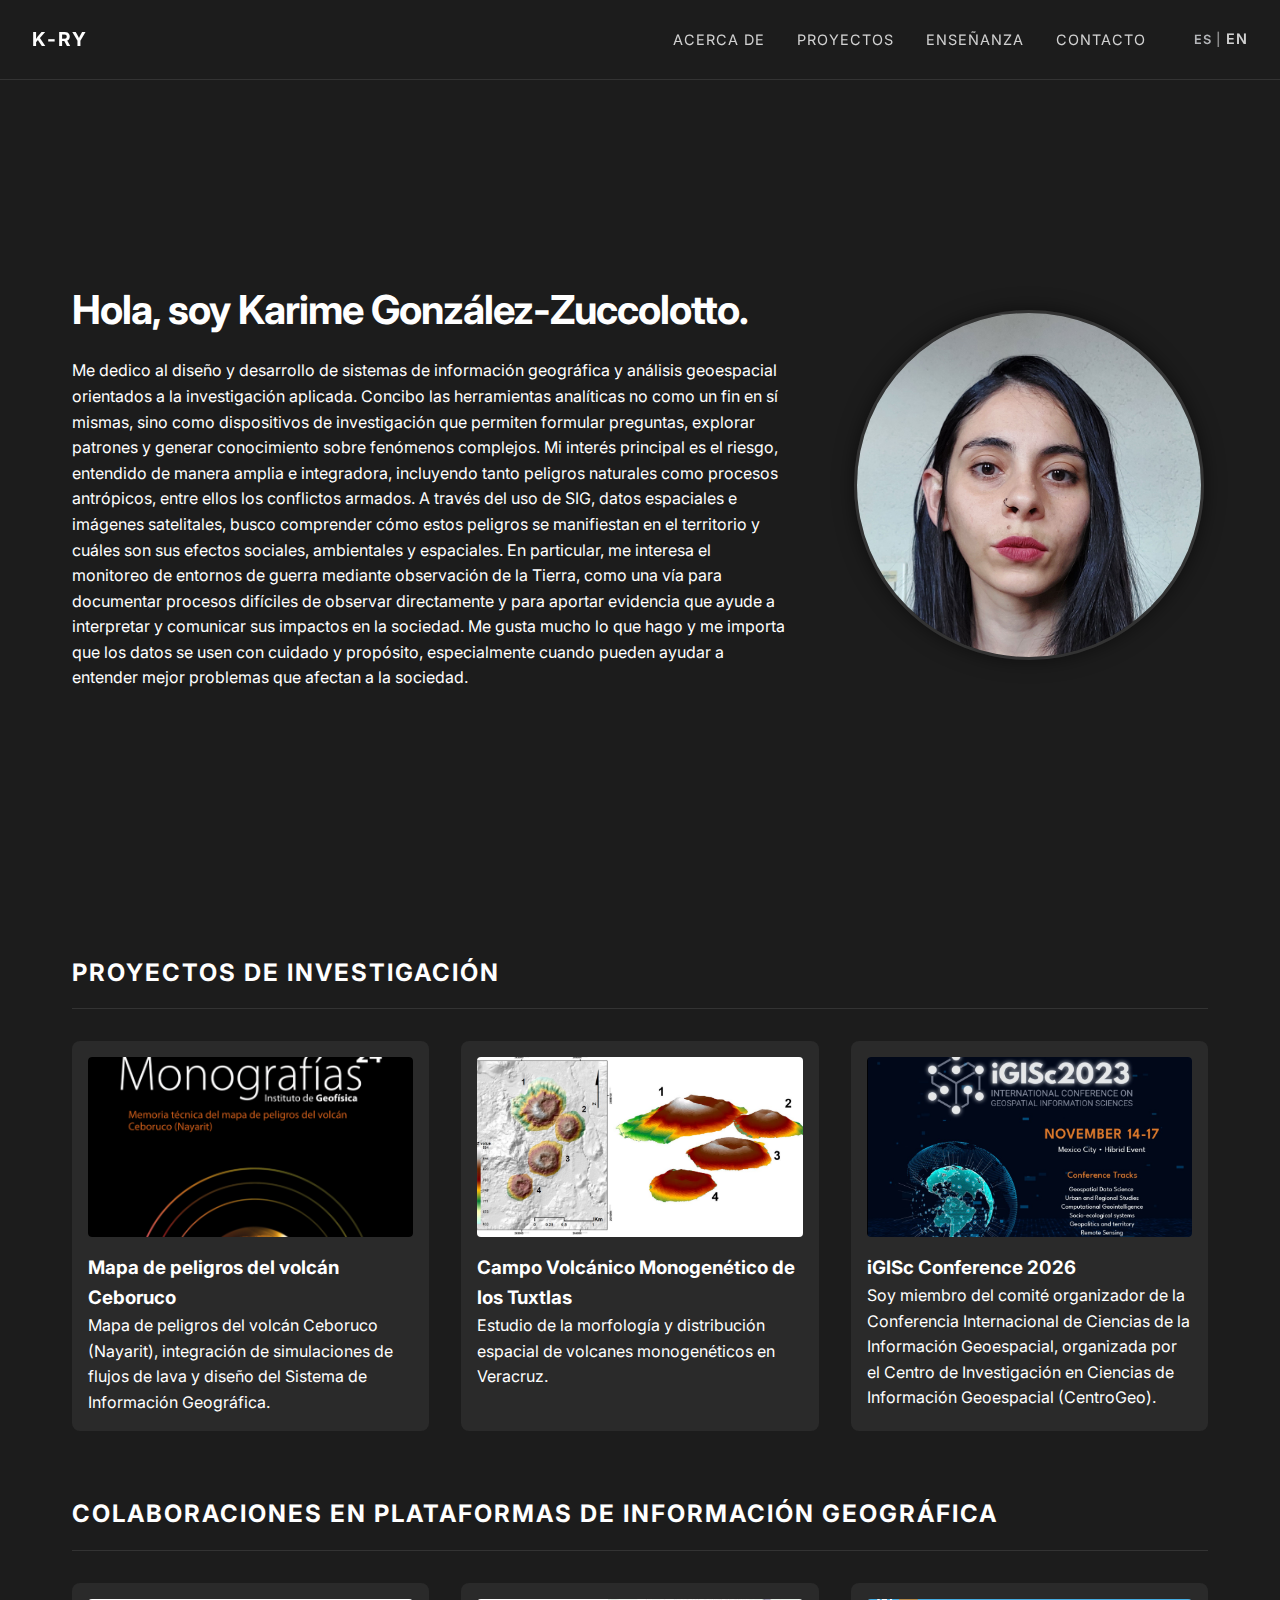
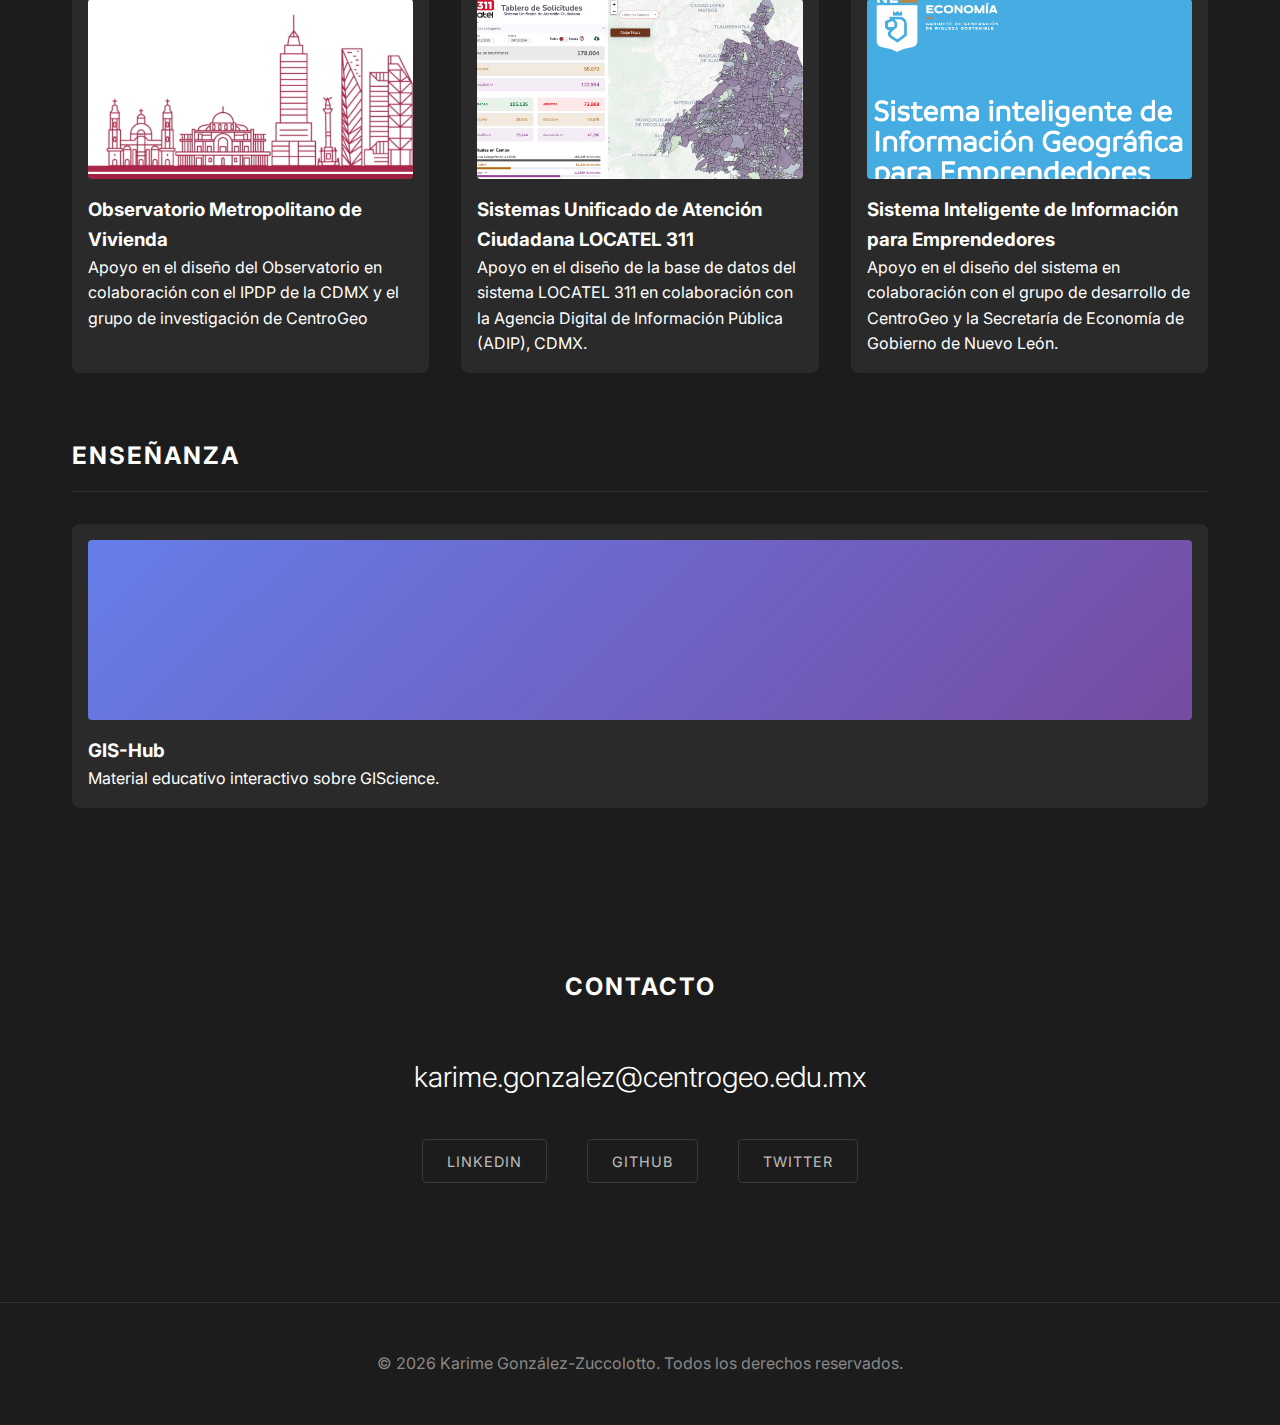
<file: index.html>
<!DOCTYPE html>
<html lang="es">

<head>
    <meta charset="UTF-8">
    <meta name="viewport" content="width=device-width, initial-scale=1.0">
    <title>K-ry</title>
    <!-- Vinculamos nuestro archivo de estilos CSS -->
    <link rel="stylesheet" href="styles.css">
    <!-- Importamos una fuente bonita de Google Fonts (Inter) -->
    <link rel="preconnect" href="https://fonts.googleapis.com">
    <link rel="preconnect" href="https://fonts.gstatic.com" crossorigin>
    <link href="https://fonts.googleapis.com/css2?family=Inter:wght@300;400;600&display=swap" rel="stylesheet">
</head>

<body>

    <!-- BARRA DE NAVEGACIÓN SUPERIOR (STICKY) -->
    <nav class="navbar">
        <div class="logo">K-ry</div>
        <ul class="nav-links">
            <li><a href="#about">Acerca de</a></li>
            <li><a href="#projects">Proyectos</a></li>
            <li><a href="#teaching">Enseñanza</a></li>
            <li><a href="#contact">Contacto</a></li>
            <li class="lang-selector"><span>ES</span> | <a href="en/index.html">EN</a></li>
        </ul>
    </nav>

    <!-- SECCIÓN PRINCIPAL (HERO) -->
    <header id="about" class="hero">
        <div class="bio-container">
            <h1>Hola, soy Karime González-Zuccolotto.</h1>
            <p>Me dedico al diseño y desarrollo de sistemas de información geográfica y análisis geoespacial orientados
                a la investigación aplicada. Concibo las herramientas analíticas no como un fin en sí mismas, sino como
                dispositivos de investigación que permiten formular preguntas, explorar patrones y generar conocimiento
                sobre fenómenos complejos.
                Mi interés principal es el riesgo, entendido de manera amplia e integradora, incluyendo tanto peligros
                naturales como procesos antrópicos, entre ellos los conflictos armados. A través del uso de SIG, datos
                espaciales e imágenes satelitales, busco comprender cómo estos peligros se manifiestan en el territorio
                y cuáles son sus efectos sociales, ambientales y espaciales.
                En particular, me interesa el monitoreo de entornos de guerra mediante observación de la Tierra, como
                una vía para documentar procesos difíciles de observar directamente y para aportar evidencia que ayude a
                interpretar y comunicar sus impactos en la sociedad.
                Me gusta mucho lo que hago y me importa que los datos se usen con cuidado y propósito, especialmente
                cuando pueden ayudar a entender mejor problemas que afectan a la sociedad.</p>
        </div>
        <div class="profile-container">
            <!-- Imagen circular (usamos un placeholder por ahora) -->
            <img src="foto.jpg" alt="Foto de Perfil" class="profile-pic">
        </div>
    </header>

    <!-- SECCIÓN DE PROYECTOS -->
    <section id="projects" class="projects-section">
        <h2>Proyectos de investigación</h2>
        <div class="projects-grid">
            <!-- Proyecto 1 -->
            <a href="articulos.html" class="project-link">
                <article class="project-card">
                    <img src="proyecto.png" alt="Imagen del Proyecto 1" class="card-image">
                    <h3>Mapa de peligros del volcán Ceboruco</h3>
                    <p>Mapa de peligros del volcán Ceboruco (Nayarit), integración de simulaciones de flujos de lava y
                        diseño del Sistema de Información Geográfica.</p>
                </article>
            </a>
            <!-- Proyecto 2 -->
            <a href="proyecto2.html" class="project-link">
                <article class="project-card">
                    <img src="proyecto2.png" alt="Campo Volcánico Monogenético de los Tuxtlas" class="card-image">
                    <h3>Campo Volcánico Monogenético de los Tuxtlas</h3>
                    <p>Estudio de la morfología y distribución espacial de volcanes monogenéticos en Veracruz.</p>
                </article>
            </a>
            <!-- Proyecto 3 -->
            <a href="articulos.html" class="project-link">
                <article class="project-card">
                    <img src="iGIScConference.png" alt="iGISc Conference" class="card-image">
                    <h3>iGISc Conference 2026</h3>
                    <p>Soy miembro del comité organizador de la Conferencia Internacional de Ciencias de la Información
                        Geoespacial, organizada por el Centro de Investigación en Ciencias de Información Geoespacial
                        (CentroGeo).</p>
                </article>
            </a>
        </div>
    </section>

    <!-- SECCIÓN DE PLATAFORMAS SIG -->
    <section id="platforms" class="projects-section" style="padding-top: 0;">
        <h2>Colaboraciones en plataformas de información geográfica</h2>
        <div class="projects-grid">
            <!-- Plataforma 1 -->
            <a href="https://observatoriovivienda.cdmx.gob.mx/" class="project-link">
                <article class="project-card">
                    <img src="img1.png" alt="Observatorio Metropolitano de Vivienda" class="card-image">
                    <h3>Observatorio Metropolitano de Vivienda</h3>
                    <p>Apoyo en el diseño del Observatorio en colaboración con el IPDP de la CDMX y el grupo de
                        investigación de CentroGeo</p>
                </article>
            </a>
            <!-- Plataforma 2 -->
            <a href="https://tablero311.cdmx.gob.mx/" class="project-link">
                <article class="project-card">
                    <img src="suac.png" alt="Sistemas Unificado de Atención Ciudadana LOCATEL 311" class="card-image">
                    <h3>Sistemas Unificado de Atención Ciudadana LOCATEL 311</h3>
                    <p>Apoyo en el diseño de la base de datos del sistema LOCATEL 311 en colaboración con la Agencia
                        Digital de Información Pública (ADIP), CDMX.</p>
                </article>
            </a>
            <!-- Plataforma 3 -->
            <a href="https://nl.geoint.mx/" class="project-link">
                <article class="project-card">
                    <img src="nl.png" alt="Sistema Inteligente de Información para Emprendedores" class="card-image">
                    <h3>Sistema Inteligente de Información para Emprendedores</h3>
                    <p>Apoyo en el diseño del sistema en colaboración con el grupo de desarrollo de CentroGeo y la
                        Secretaría de Economía de Gobierno de Nuevo León.</p>
                </article>
            </a>
        </div>
    </section>

    <!-- SECCIÓN DE ENSEÑANZA -->
    <section id="teaching" class="projects-section" style="padding-top: 0;">
        <h2>Enseñanza</h2>
        <div class="projects-grid">
            <!-- Libro Digital -->
            <a href="#" class="project-link">
                <article class="project-card">
                    <div class="card-image" style="background: linear-gradient(135deg, #667eea 0%, #764ba2 100%);">
                    </div>
                    <h3>GIS-Hub</h3>
                    <p>Material educativo interactivo sobre GIScience.</p>
                </article>
            </a>
        </div>
    </section>

    <!-- SECCIÓN DE CONTACTO -->
    <section id="contact" class="contact-section">
        <h2>Contacto</h2>
        <div class="contact-container">
            <p style="margin-bottom: 2rem; color: #888;"></p>
            <a href="mailto:karime.gonzalez@centrogeo.edu.mx" class="contact-email">karime.gonzalez@centrogeo.edu.mx</a>

            <ul class="social-links">
                <li><a href="#" target="_blank">LinkedIn</a></li>
                <li><a href="#" target="_blank">GitHub</a></li>
                <li><a href="#" target="_blank">Twitter</a></li>
            </ul>
        </div>
    </section>

    <!-- PIE DE PÁGINA -->
    <footer>
        <p>&copy; 2026 Karime González-Zuccolotto. Todos los derechos reservados.</p>
    </footer>

</body>

</html>
</file>
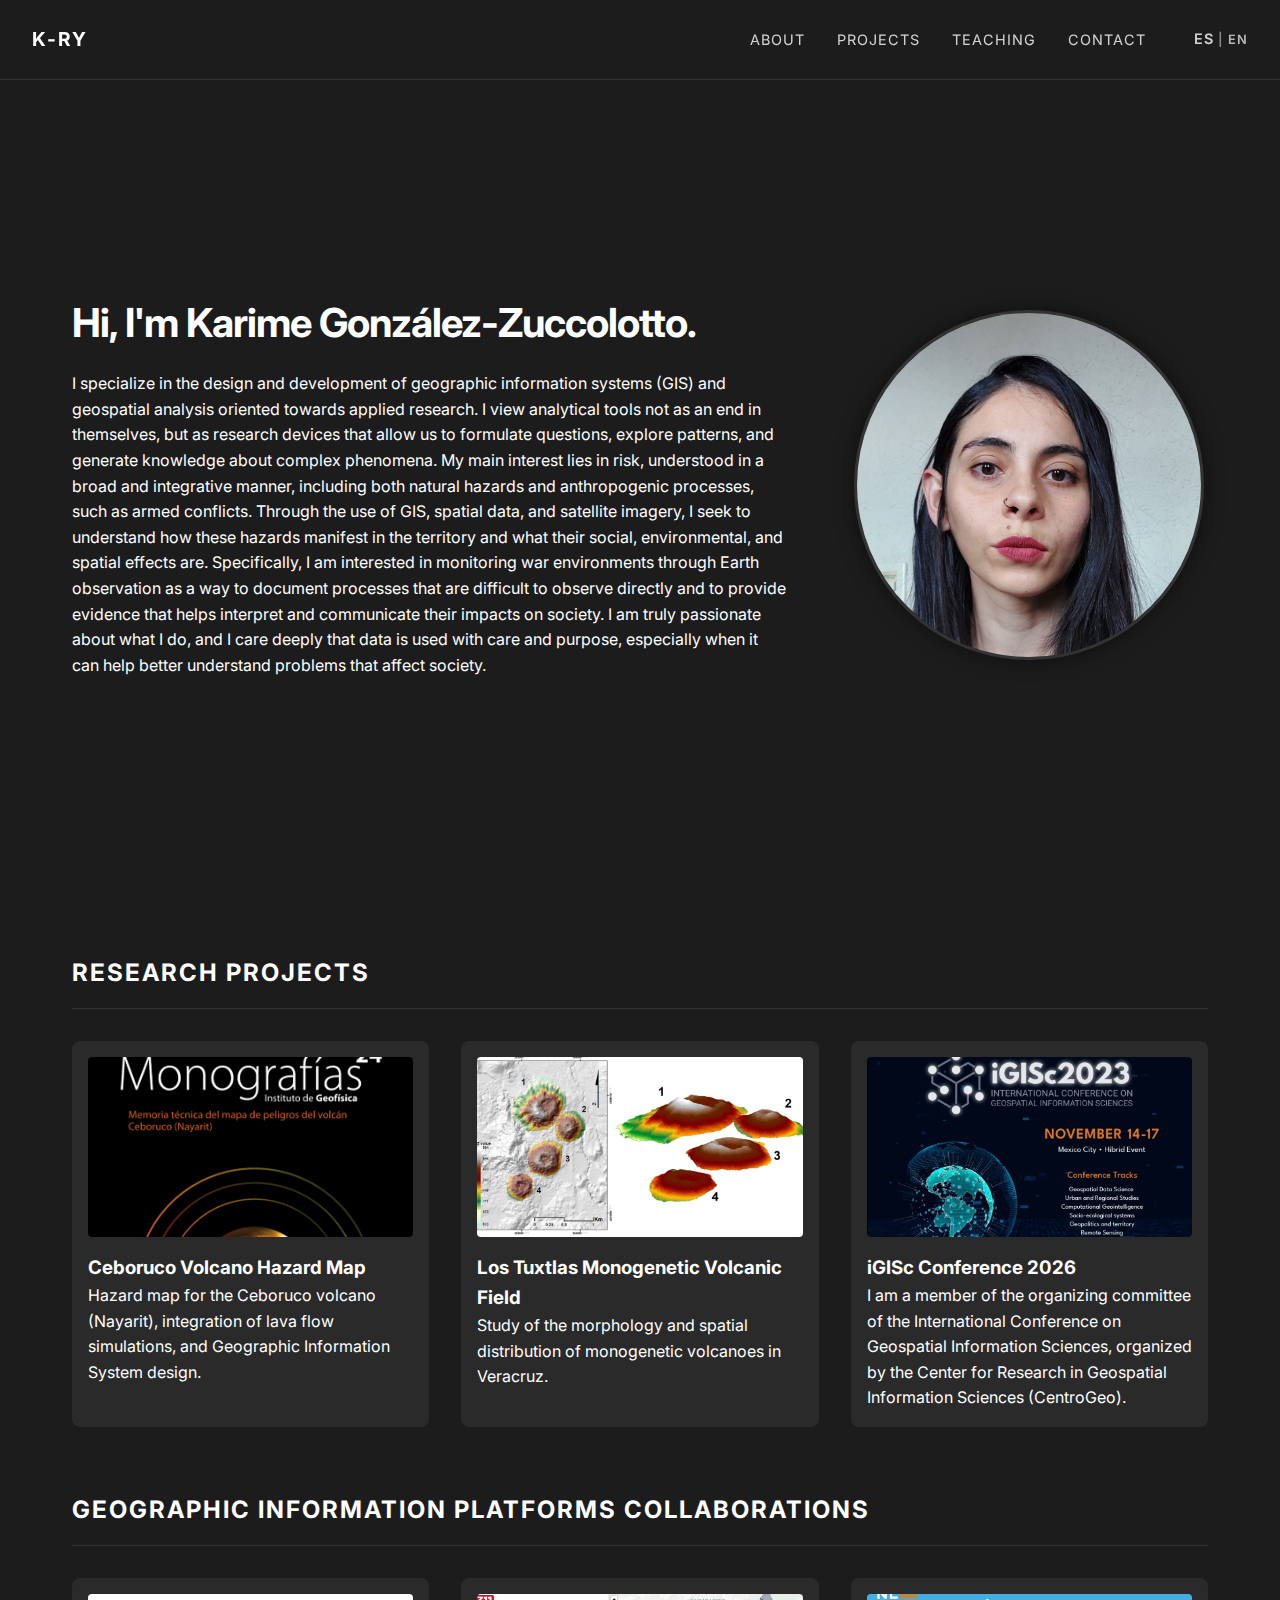
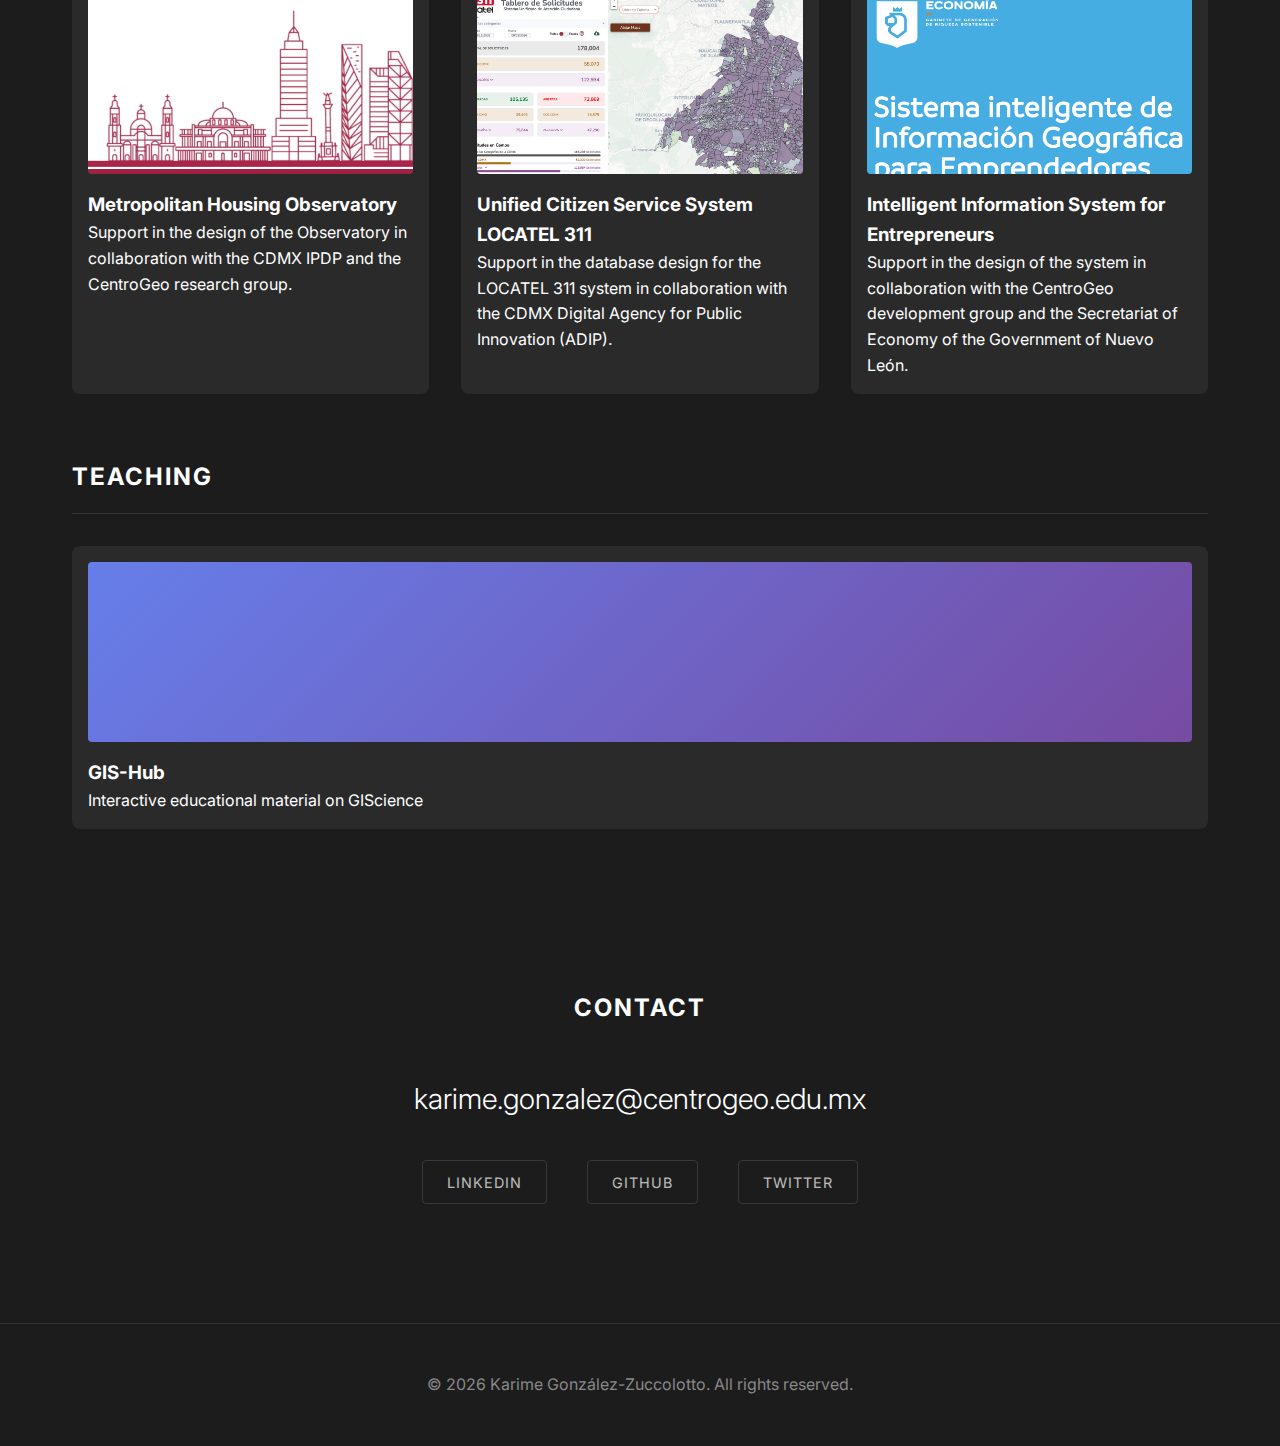
<file: en/index.html>
<!DOCTYPE html>
<html lang="en">

<head>
    <meta charset="UTF-8">
    <meta name="viewport" content="width=device-width, initial-scale=1.0">
    <title>K-ry</title>
    <!-- Link to our CSS file (one level up) -->
    <link rel="stylesheet" href="../styles.css">
    <!-- Import Google Fonts (Inter) -->
    <link rel="preconnect" href="https://fonts.googleapis.com">
    <link rel="preconnect" href="https://fonts.gstatic.com" crossorigin>
    <link href="https://fonts.googleapis.com/css2?family=Inter:wght@300;400;600&display=swap" rel="stylesheet">
</head>

<body>

    <!-- STICKY TOP NAVIGATION BAR -->
    <nav class="navbar">
        <div class="logo">K-ry</div>
        <ul class="nav-links">
            <li><a href="#about">About</a></li>
            <li><a href="#projects">Projects</a></li>
            <li><a href="#teaching">Teaching</a></li>
            <li><a href="#contact">Contact</a></li>
            <li class="lang-selector"><a href="../index.html">ES</a> | <span>EN</span></li>
        </ul>
    </nav>

    <!-- MAIN HERO SECTION -->
    <header id="about" class="hero">
        <div class="bio-container">
            <h1>Hi, I'm Karime González-Zuccolotto.</h1>
            <p>I specialize in the design and development of geographic information systems (GIS) and geospatial
                analysis oriented
                towards applied research. I view analytical tools not as an end in themselves, but as research devices
                that
                allow us to formulate questions, explore patterns, and generate knowledge about complex phenomena.
                My main interest lies in risk, understood in a broad and integrative manner, including both natural
                hazards
                and anthropogenic processes, such as armed conflicts. Through the use of GIS, spatial data, and
                satellite imagery,
                I seek to understand how these hazards manifest in the territory and what their social, environmental,
                and spatial effects are.
                Specifically, I am interested in monitoring war environments through Earth observation as a way to
                document processes
                that are difficult to observe directly and to provide evidence that helps interpret and communicate
                their impacts on society.
                I am truly passionate about what I do, and I care deeply that data is used with care and purpose,
                especially
                when it can help better understand problems that affect society.</p>
        </div>
        <div class="profile-container">
            <img src="../foto.jpg" alt="Profile Photo" class="profile-pic">
        </div>
    </header>

    <!-- PROJECTS SECTION -->
    <section id="projects" class="projects-section">
        <h2>Research Projects</h2>
        <div class="projects-grid">
            <!-- Project 1 -->
            <a href="articulos.html" class="project-link">
                <article class="project-card">
                    <img src="../proyecto.png" alt="Ceboruco Volcano Hazard Map" class="card-image">
                    <h3>Ceboruco Volcano Hazard Map</h3>
                    <p>Hazard map for the Ceboruco volcano (Nayarit), integration of lava flow simulations, and
                        Geographic Information System design.</p>
                </article>
            </a>
            <!-- Project 2 -->
            <a href="proyecto2.html" class="project-link">
                <article class="project-card">
                    <img src="../proyecto2.png" alt="Los Tuxtlas Monogenetic Volcanic Field" class="card-image">
                    <h3>Los Tuxtlas Monogenetic Volcanic Field</h3>
                    <p>Study of the morphology and spatial distribution of monogenetic volcanoes in Veracruz.</p>
                </article>
            </a>
            <!-- Project 3 -->
            <a href="articulos.html" class="project-link">
                <article class="project-card">
                    <img src="../iGIScConference.png" alt="iGISc Conference" class="card-image">
                    <h3>iGISc Conference 2026</h3>
                    <p>I am a member of the organizing committee of the International Conference on Geospatial
                        Information Sciences, organized by the Center for Research in Geospatial Information Sciences
                        (CentroGeo).
                    </p>
                </article>
            </a>
        </div>
    </section>

    <!-- GIS PLATFORMS SECTION -->
    <section id="platforms" class="projects-section" style="padding-top: 0;">
        <h2>Geographic Information Platforms Collaborations</h2>
        <div class="projects-grid">
            <!-- Platform 1 -->
            <a href="https://observatoriovivienda.cdmx.gob.mx/" class="project-link">
                <article class="project-card">
                    <img src="../img1.png" alt="Metropolitan Housing Observatory" class="card-image">
                    <h3>Metropolitan Housing Observatory</h3>
                    <p>Support in the design of the Observatory in collaboration with the CDMX IPDP and the
                        CentroGeo research group.</p>
                </article>
            </a>
            <!-- Platform 2 -->
            <a href="https://tablero311.cdmx.gob.mx/" class="project-link">
                <article class="project-card">
                    <img src="../suac.png" alt="Unified Citizen Service System LOCATEL 311" class="card-image">
                    <h3>Unified Citizen Service System LOCATEL 311</h3>
                    <p>Support in the database design for the LOCATEL 311 system in collaboration with the CDMX
                        Digital Agency for Public Innovation (ADIP).</p>
                </article>
            </a>
            <!-- Platform 3 -->
            <a href="https://nl.geoint.mx/" class="project-link">
                <article class="project-card">
                    <img src="../nl.png" alt="Intelligent Information System for Entrepreneurs" class="card-image">
                    <h3>Intelligent Information System for Entrepreneurs</h3>
                    <p>Support in the design of the system in collaboration with the CentroGeo development group and the
                        Secretariat of Economy of the Government of Nuevo León.</p>
                </article>
            </a>
        </div>
    </section>

    <!-- TEACHING SECTION -->
    <section id="teaching" class="projects-section" style="padding-top: 0;">
        <h2>Teaching</h2>
        <div class="projects-grid">
            <!-- Digital Book -->
            <a href="#" class="project-link">
                <article class="project-card">
                    <div class="card-image" style="background: linear-gradient(135deg, #667eea 0%, #764ba2 100%);">
                    </div>
                    <h3>GIS-Hub</h3>
                    <p>Interactive educational material on GIScience
                    </p>
                </article>
            </a>
        </div>
    </section>

    <!-- CONTACT SECTION -->
    <section id="contact" class="contact-section">
        <h2>Contact</h2>
        <div class="contact-container">
            <p style="margin-bottom: 2rem; color: #888;"></p>
            <a href="mailto:karime.gonzalez@centrogeo.edu.mx" class="contact-email">karime.gonzalez@centrogeo.edu.mx</a>

            <ul class="social-links">
                <li><a href="#" target="_blank">LinkedIn</a></li>
                <li><a href="#" target="_blank">GitHub</a></li>
                <li><a href="#" target="_blank">Twitter</a></li>
            </ul>
        </div>
    </section>

    <!-- FOOTER -->
    <footer>
        <p>&copy; 2026 Karime González-Zuccolotto. All rights reserved.</p>
    </footer>

</body>

</html>
</file>
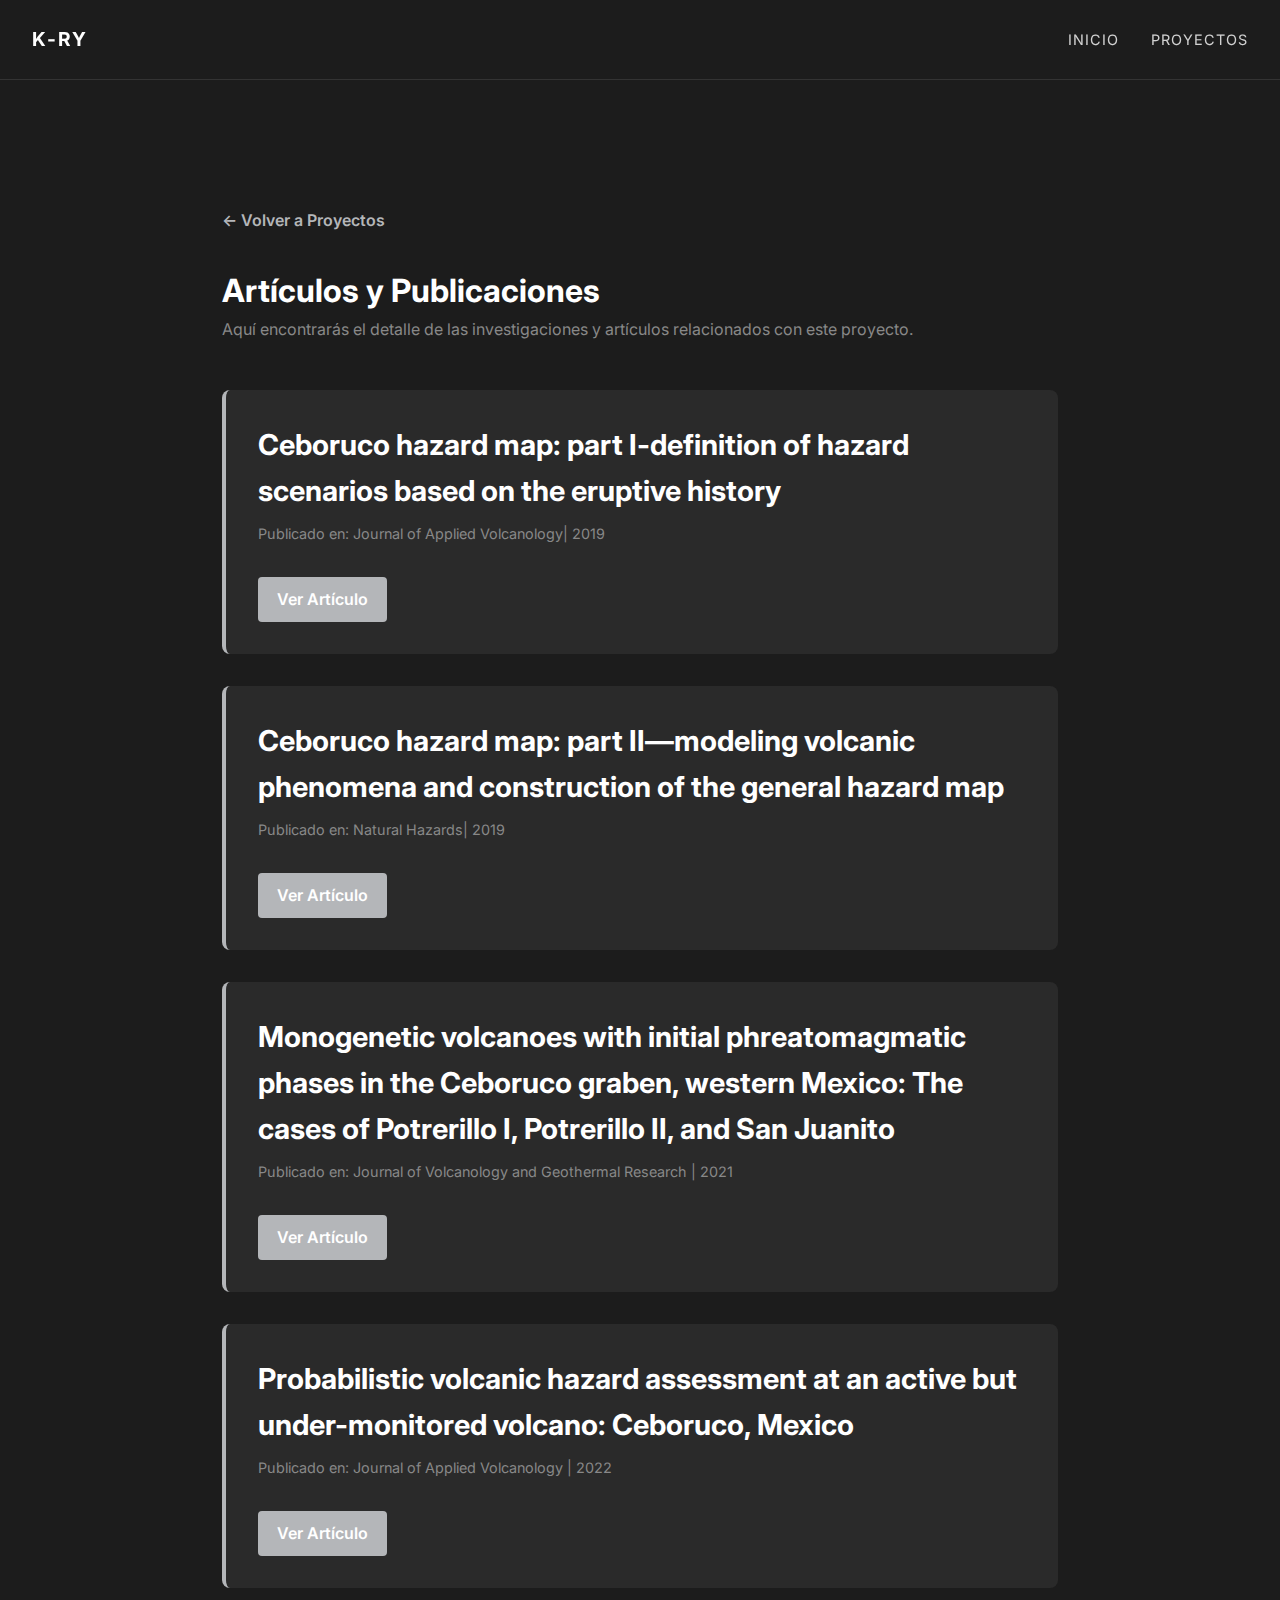
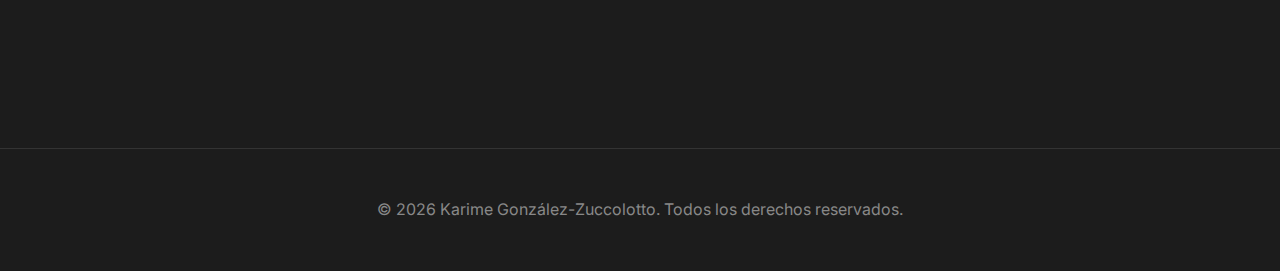
<file: articulos.html>
<!DOCTYPE html>
<html lang="es">

<head>
    <meta charset="UTF-8">
    <meta name="viewport" content="width=device-width, initial-scale=1.0">
    <title>Artículos y Publicaciones - Portafolio</title>
    <link rel="stylesheet" href="styles.css">
    <link rel="preconnect" href="https://fonts.googleapis.com">
    <link rel="preconnect" href="https://fonts.gstatic.com" crossorigin>
    <link href="https://fonts.googleapis.com/css2?family=Inter:wght@300;400;600&display=swap" rel="stylesheet">
    <style>
        .articles-container {
            max-width: 900px;
            margin: 6rem auto;
            padding: 2rem;
        }

        .back-link {
            display: inline-block;
            margin-bottom: 2rem;
            color: var(--accent-color);
            text-decoration: none;
            font-weight: 600;
        }

        .back-link:hover {
            text-decoration: underline;
        }

        .article-item {
            background: #2a2a2a;
            padding: 2rem;
            border-radius: 8px;
            margin-bottom: 2rem;
            border-left: 4px solid var(--accent-color);
        }

        .article-item h2 {
            margin-bottom: 0.5rem;
            font-size: 1.8rem;
        }

        .article-meta {
            color: #888;
            font-size: 0.9rem;
            margin-bottom: 1rem;
        }

        .article-btn {
            display: inline-block;
            margin-top: 1rem;
            padding: 0.6rem 1.2rem;
            background-color: var(--accent-color);
            color: white;
            text-decoration: none;
            border-radius: 4px;
            font-weight: 600;
            transition: opacity 0.3s;
        }

        .article-btn:hover {
            opacity: 0.9;
        }
    </style>
</head>

<body>

    <nav class="navbar">
        <div class="logo">K-ry</div>
        <ul class="nav-links">
            <li><a href="index.html#about">Inicio</a></li>
            <li><a href="index.html#projects">Proyectos</a></li>
        </ul>
    </nav>

    <main class="articles-container">
        <a href="index.html#projects" class="back-link">&larr; Volver a Proyectos</a>

        <h1>Artículos y Publicaciones</h1>
        <p style="margin-bottom: 3rem; color: #888;">Aquí encontrarás el detalle de las investigaciones y artículos
            relacionados con este proyecto.</p>

        <!-- Artículo 1 -->
        <div class="article-item">
            <h2>Ceboruco hazard map: part I-definition of hazard scenarios based on the eruptive history</h2>
            <div class="article-meta">Publicado en: Journal of Applied Volcanology| 2019</div>
            <a href="https://link.springer.com/article/10.1186/s13617-019-0088-2" class="article-btn">Ver Artículo</a>
        </div>

        <!-- Artículo 2 -->
        <div class="article-item">
            <h2>Ceboruco hazard map: part II—modeling volcanic phenomena and construction of the general hazard map</h2>
            <div class="article-meta">Publicado en: Natural Hazards| 2019</div>
            <a href="https://link.springer.com/article/10.1007/s11069-019-03577-5" class="article-btn">Ver Artículo</a>
        </div>

        <!-- Artículo 3 -->
        <div class="article-item">
            <h2>Monogenetic volcanoes with initial phreatomagmatic phases in the Ceboruco graben, western Mexico: The
                cases of Potrerillo I, Potrerillo II, and San Juanito</h2>
            <div class="article-meta">Publicado en: Journal of Volcanology and Geothermal Research | 2021</div>
            <a href="https://www.sciencedirect.com/science/article/abs/pii/S0377027321000135" class="article-btn">Ver
                Artículo</a>
        </div>

        <!-- Artículo 4 -->
        <div class="article-item">
            <h2>Probabilistic volcanic hazard assessment at an active but under-monitored volcano: Ceboruco, Mexico</h2>
            <div class="article-meta">Publicado en: Journal of Applied Volcanology | 2022</div>
            <a href="https://link.springer.com/article/10.1186/s13617-022-00119-w" class="article-btn">Ver Artículo</a>
        </div>

    </main>

    <footer>
        <p>&copy; 2026 Karime González-Zuccolotto. Todos los derechos reservados.</p>
    </footer>

</body>

</html>
</file>
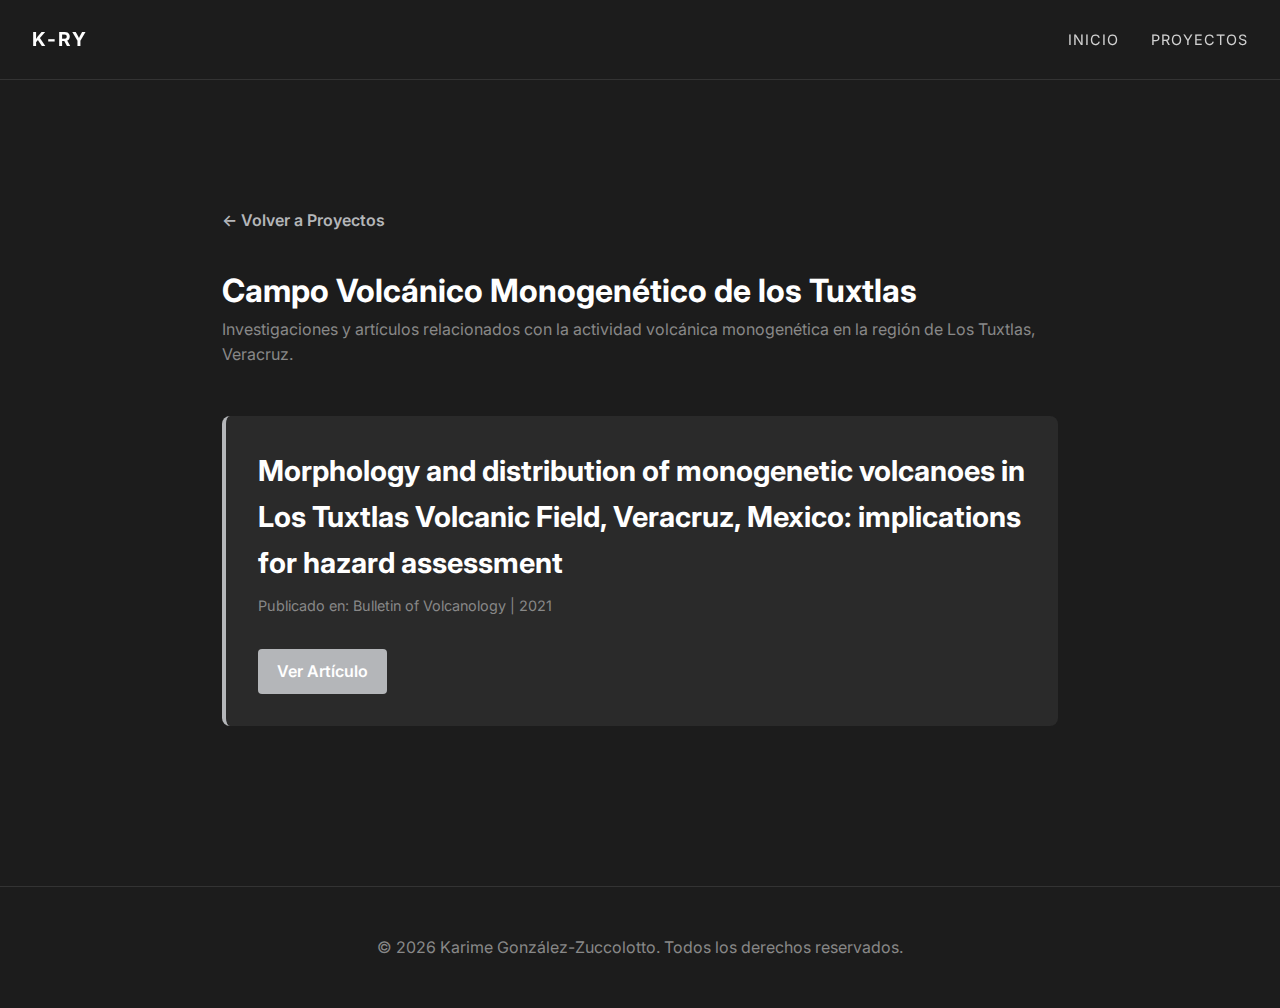
<file: proyecto2.html>
<!DOCTYPE html>
<html lang="es">

<head>
    <meta charset="UTF-8">
    <meta name="viewport" content="width=device-width, initial-scale=1.0">
    <title>Campo Volcánico Monogenético de los Tuxtlas - Portafolio</title>
    <link rel="stylesheet" href="styles.css">
    <link rel="preconnect" href="https://fonts.googleapis.com">
    <link rel="preconnect" href="https://fonts.gstatic.com" crossorigin>
    <link href="https://fonts.googleapis.com/css2?family=Inter:wght@300;400;600&display=swap" rel="stylesheet">
    <style>
        .articles-container {
            max-width: 900px;
            margin: 6rem auto;
            padding: 2rem;
        }

        .back-link {
            display: inline-block;
            margin-bottom: 2rem;
            color: var(--accent-color);
            text-decoration: none;
            font-weight: 600;
        }

        .back-link:hover {
            text-decoration: underline;
        }

        .article-item {
            background: #2a2a2a;
            padding: 2rem;
            border-radius: 8px;
            margin-bottom: 2rem;
            border-left: 4px solid var(--accent-color);
        }

        .article-item h2 {
            margin-bottom: 0.5rem;
            font-size: 1.8rem;
        }

        .article-meta {
            color: #888;
            font-size: 0.9rem;
            margin-bottom: 1rem;
        }

        .article-btn {
            display: inline-block;
            margin-top: 1rem;
            padding: 0.6rem 1.2rem;
            background-color: var(--accent-color);
            color: white;
            text-decoration: none;
            border-radius: 4px;
            font-weight: 600;
            transition: opacity 0.3s;
        }

        .article-btn:hover {
            opacity: 0.9;
        }
    </style>
</head>

<body>

    <nav class="navbar">
        <div class="logo">K-ry</div>
        <ul class="nav-links">
            <li><a href="index.html#about">Inicio</a></li>
            <li><a href="index.html#projects">Proyectos</a></li>
        </ul>
    </nav>

    <main class="articles-container">
        <a href="index.html#projects" class="back-link">&larr; Volver a Proyectos</a>

        <h1>Campo Volcánico Monogenético de los Tuxtlas</h1>
        <p style="margin-bottom: 3rem; color: #888;">Investigaciones y artículos relacionados con la actividad volcánica
            monogenética en la región de Los Tuxtlas, Veracruz.</p>

        <!-- Artículo 1 -->
        <div class="article-item">
            <h2>Morphology and distribution of monogenetic volcanoes in Los Tuxtlas Volcanic Field, Veracruz, Mexico:
                implications for hazard assessment</h2>
            <div class="article-meta">Publicado en: Bulletin of Volcanology | 2021</div>
            <a href="https://link.springer.com/article/10.1007/s00445-021-01467-y" class="article-btn">Ver Artículo</a>
        </div>

    </main>

    <footer>
        <p>&copy; 2026 Karime González-Zuccolotto. Todos los derechos reservados.</p>
    </footer>

</body>

</html>
</file>
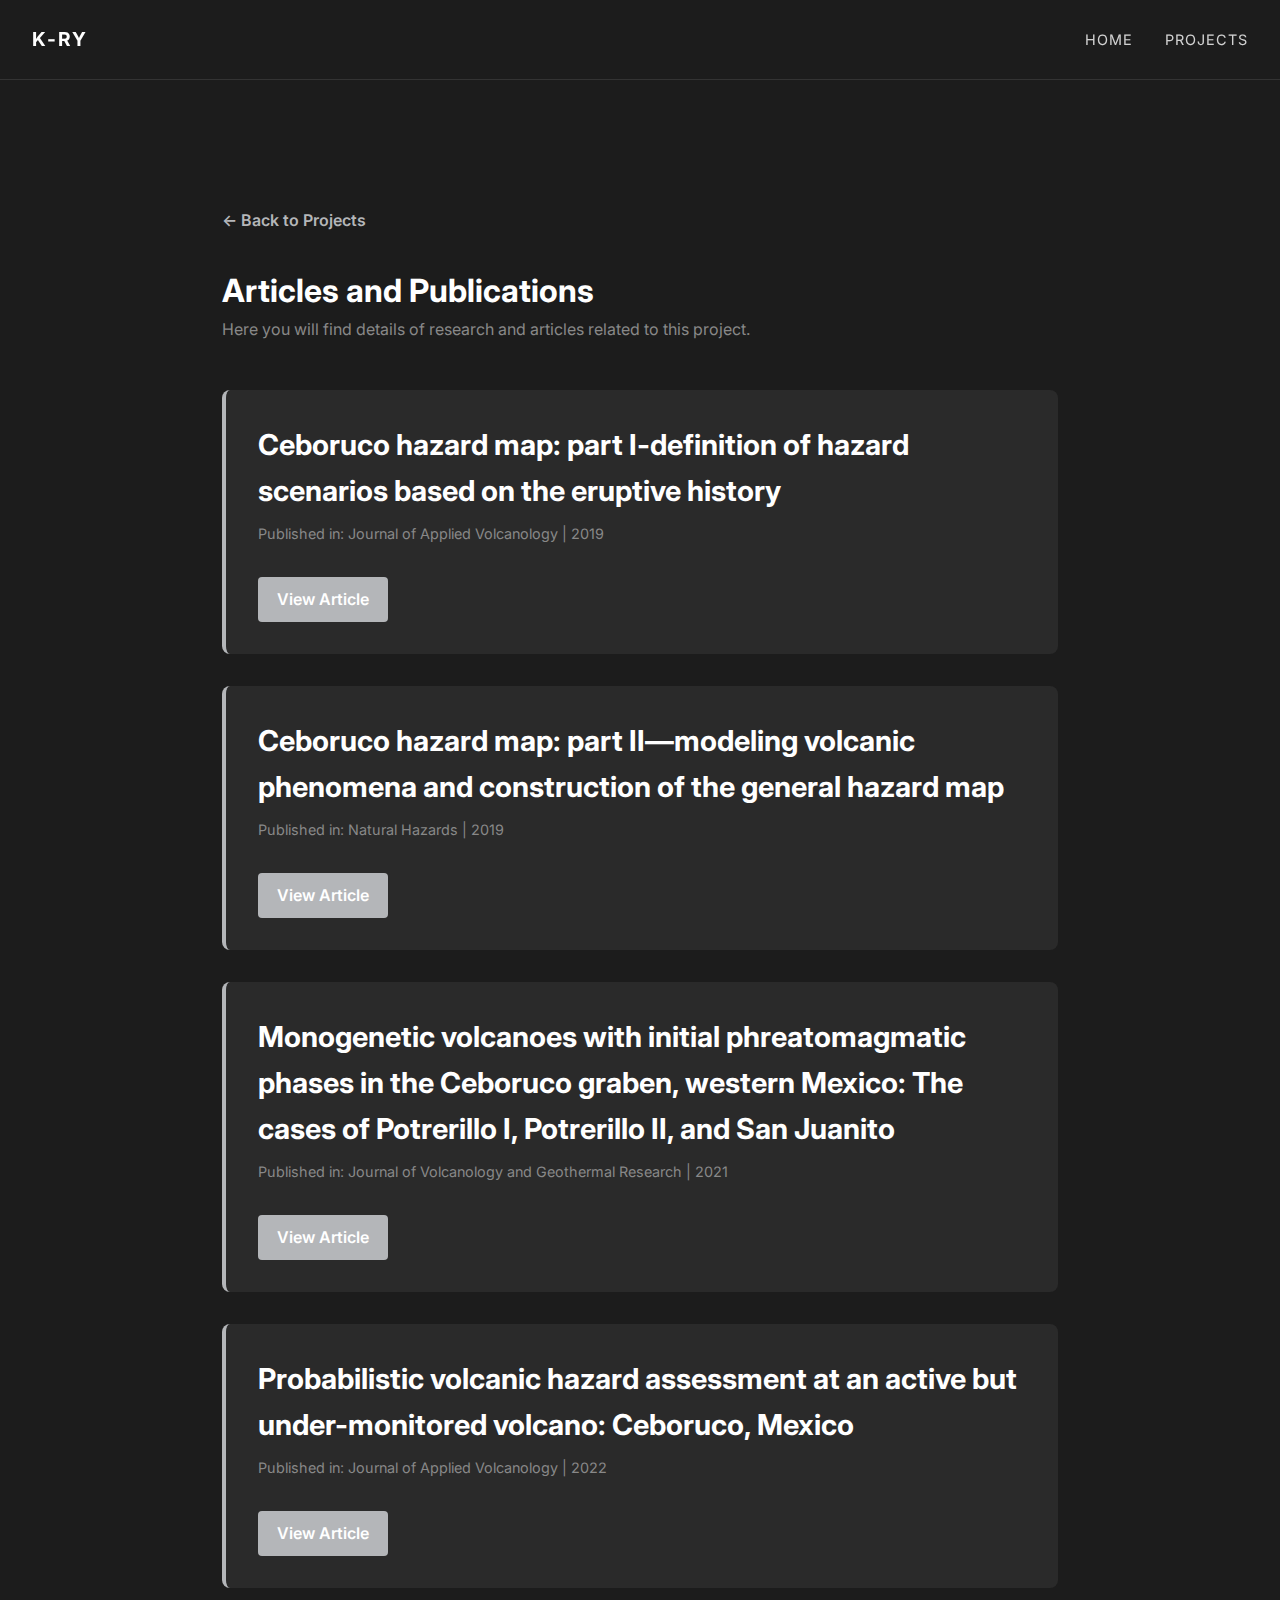
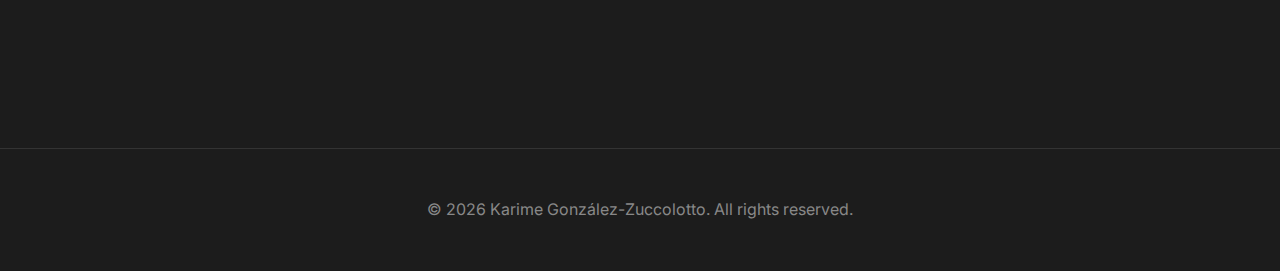
<file: en/articulos.html>
<!DOCTYPE html>
<html lang="en">

<head>
    <meta charset="UTF-8">
    <meta name="viewport" content="width=device-width, initial-scale=1.0">
    <title>Articles & Publications - Portfolio</title>
    <link rel="stylesheet" href="../styles.css">
    <link rel="preconnect" href="https://fonts.googleapis.com">
    <link rel="preconnect" href="https://fonts.gstatic.com" crossorigin>
    <link href="https://fonts.googleapis.com/css2?family=Inter:wght@300;400;600&display=swap" rel="stylesheet">
    <style>
        .articles-container {
            max-width: 900px;
            margin: 6rem auto;
            padding: 2rem;
        }

        .back-link {
            display: inline-block;
            margin-bottom: 2rem;
            color: var(--accent-color);
            text-decoration: none;
            font-weight: 600;
        }

        .back-link:hover {
            text-decoration: underline;
        }

        .article-item {
            background: #2a2a2a;
            padding: 2rem;
            border-radius: 8px;
            margin-bottom: 2rem;
            border-left: 4px solid var(--accent-color);
        }

        .article-item h2 {
            margin-bottom: 0.5rem;
            font-size: 1.8rem;
        }

        .article-meta {
            color: #888;
            font-size: 0.9rem;
            margin-bottom: 1rem;
        }

        .article-btn {
            display: inline-block;
            margin-top: 1rem;
            padding: 0.6rem 1.2rem;
            background-color: var(--accent-color);
            color: white;
            text-decoration: none;
            border-radius: 4px;
            font-weight: 600;
            transition: opacity 0.3s;
        }

        .article-btn:hover {
            opacity: 0.9;
        }
    </style>
</head>

<body>

    <nav class="navbar">
        <div class="logo">K-ry</div>
        <ul class="nav-links">
            <li><a href="index.html#about">Home</a></li>
            <li><a href="index.html#projects">Projects</a></li>
        </ul>
    </nav>

    <main class="articles-container">
        <a href="index.html#projects" class="back-link">&larr; Back to Projects</a>

        <h1>Articles and Publications</h1>
        <p style="margin-bottom: 3rem; color: #888;">Here you will find details of research and articles related to this
            project.</p>

        <!-- Article 1 -->
        <div class="article-item">
            <h2>Ceboruco hazard map: part I-definition of hazard scenarios based on the eruptive history</h2>
            <div class="article-meta">Published in: Journal of Applied Volcanology | 2019</div>
            <a href="https://link.springer.com/article/10.1186/s13617-019-0088-2" class="article-btn">View Article</a>
        </div>

        <!-- Article 2 -->
        <div class="article-item">
            <h2>Ceboruco hazard map: part II—modeling volcanic phenomena and construction of the general hazard map</h2>
            <div class="article-meta">Published in: Natural Hazards | 2019</div>
            <a href="https://link.springer.com/article/10.1007/s11069-019-03577-5" class="article-btn">View Article</a>
        </div>

        <!-- Article 3 -->
        <div class="article-item">
            <h2>Monogenetic volcanoes with initial phreatomagmatic phases in the Ceboruco graben, western Mexico: The
                cases of Potrerillo I, Potrerillo II, and San Juanito</h2>
            <div class="article-meta">Published in: Journal of Volcanology and Geothermal Research | 2021</div>
            <a href="https://www.sciencedirect.com/science/article/abs/pii/S0377027321000135" class="article-btn">View
                Article</a>
        </div>

        <!-- Article 4 -->
        <div class="article-item">
            <h2>Probabilistic volcanic hazard assessment at an active but under-monitored volcano: Ceboruco, Mexico</h2>
            <div class="article-meta">Published in: Journal of Applied Volcanology | 2022</div>
            <a href="https://link.springer.com/article/10.1186/s13617-022-00119-w" class="article-btn">View Article</a>
        </div>

    </main>

    <footer>
        <p>&copy; 2026 Karime González-Zuccolotto. All rights reserved.</p>
    </footer>

</body>

</html>
</file>
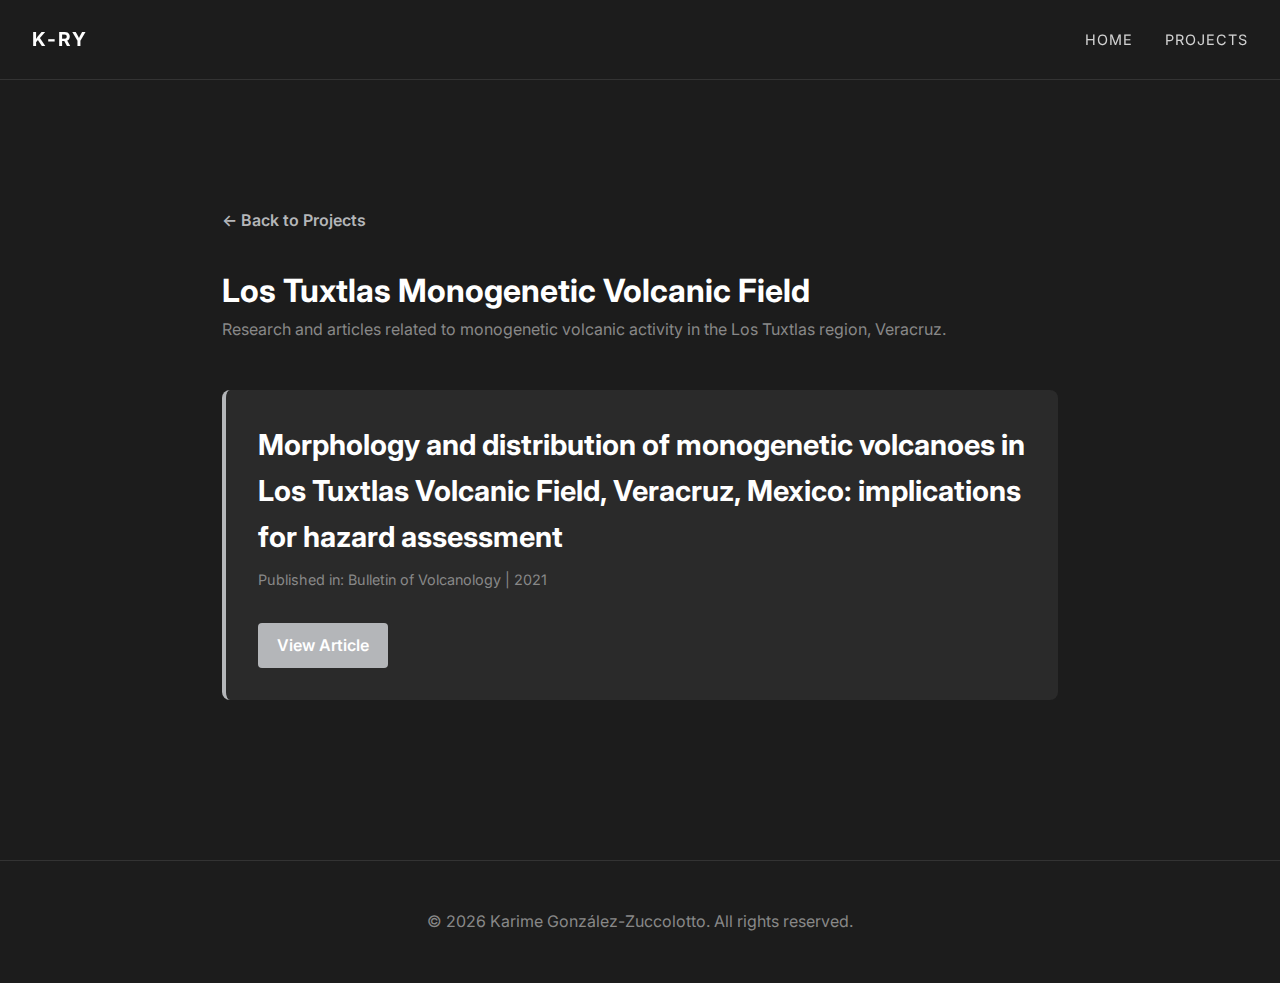
<file: en/proyecto2.html>
<!DOCTYPE html>
<html lang="en">

<head>
    <meta charset="UTF-8">
    <meta name="viewport" content="width=device-width, initial-scale=1.0">
    <title>Los Tuxtlas Monogenetic Volcanic Field - Portfolio</title>
    <link rel="stylesheet" href="../styles.css">
    <link rel="preconnect" href="https://fonts.googleapis.com">
    <link rel="preconnect" href="https://fonts.gstatic.com" crossorigin>
    <link href="https://fonts.googleapis.com/css2?family=Inter:wght@300;400;600&display=swap" rel="stylesheet">
    <style>
        .articles-container {
            max-width: 900px;
            margin: 6rem auto;
            padding: 2rem;
        }

        .back-link {
            display: inline-block;
            margin-bottom: 2rem;
            color: var(--accent-color);
            text-decoration: none;
            font-weight: 600;
        }

        .back-link:hover {
            text-decoration: underline;
        }

        .article-item {
            background: #2a2a2a;
            padding: 2rem;
            border-radius: 8px;
            margin-bottom: 2rem;
            border-left: 4px solid var(--accent-color);
        }

        .article-item h2 {
            margin-bottom: 0.5rem;
            font-size: 1.8rem;
        }

        .article-meta {
            color: #888;
            font-size: 0.9rem;
            margin-bottom: 1rem;
        }

        .article-btn {
            display: inline-block;
            margin-top: 1rem;
            padding: 0.6rem 1.2rem;
            background-color: var(--accent-color);
            color: white;
            text-decoration: none;
            border-radius: 4px;
            font-weight: 600;
            transition: opacity 0.3s;
        }

        .article-btn:hover {
            opacity: 0.9;
        }
    </style>
</head>

<body>

    <nav class="navbar">
        <div class="logo">K-ry</div>
        <ul class="nav-links">
            <li><a href="index.html#about">Home</a></li>
            <li><a href="index.html#projects">Projects</a></li>
        </ul>
    </nav>

    <main class="articles-container">
        <a href="index.html#projects" class="back-link">&larr; Back to Projects</a>

        <h1>Los Tuxtlas Monogenetic Volcanic Field</h1>
        <p style="margin-bottom: 3rem; color: #888;">Research and articles related to monogenetic volcanic activity in
            the Los Tuxtlas region, Veracruz.</p>

        <!-- Article 1 -->
        <div class="article-item">
            <h2>Morphology and distribution of monogenetic volcanoes in Los Tuxtlas Volcanic Field, Veracruz, Mexico:
                implications for hazard assessment</h2>
            <div class="article-meta">Published in: Bulletin of Volcanology | 2021</div>
            <a href="https://link.springer.com/article/10.1007/s00445-021-01467-y" class="article-btn">View Article</a>
        </div>

    </main>

    <footer>
        <p>&copy; 2026 Karime González-Zuccolotto. All rights reserved.</p>
    </footer>

</body>

</html>
</file>
<file: styles.css>
/* 
  RESET BÁSICO 
  Eliminamos márgenes por defecto para tener control total.
*/
* {
    margin: 0;
    padding: 0;
    box-sizing: border-box;
}

/* VARIABLES DE COLOR (Tema Oscuro) */
:root {
    --bg-color: #1c1c1c;
    /* Fondo oscuro profundo */
    --text-color: #ffffff;
    /* Texto blanco */
    --accent-color: #b4b6b9;
    /* Azul para detalles */
    --nav-bg: rgba(28, 28, 28, 0.95);
    /* Fondo de barra de navegación semitransparente */
}

body {
    background-color: var(--bg-color);
    color: var(--text-color);
    font-family: 'Inter', sans-serif;
    /* Fuente moderna y limpia */
    line-height: 1.6;
}

/* 
  BARRA DE NAVEGACIÓN 
  Usa 'position: sticky' para quedarse arriba al hacer scroll.
*/
.navbar {
    position: sticky;
    top: 0;
    display: flex;
    /* Flexbox pone los elementos uno al lado del otro */
    justify-content: space-between;
    /* Uno a la izquierda, otro a la derecha */
    align-items: center;
    padding: 1.5rem 2rem;
    background-color: var(--nav-bg);
    border-bottom: 1px solid #333;
    z-index: 1000;
}

.logo {
    font-weight: 700;
    font-size: 1.2rem;
    letter-spacing: 2px;
    text-transform: uppercase;
}

.nav-links {
    list-style: none;
    display: flex;
    gap: 2rem;
    /* Espacio entre enlaces */
}

.nav-links a {
    color: var(--text-color);
    text-decoration: none;
    font-size: 0.9rem;
    text-transform: uppercase;
    letter-spacing: 1px;
    opacity: 0.8;
    transition: opacity 0.3s;
}

.nav-links a:hover {
    opacity: 1;
    /* Brilla más al pasar el mouse */
    color: var(--accent-color);
}

.lang-selector {
    font-size: 0.8rem;
    font-weight: 600;
    letter-spacing: 1px;
    margin-left: 1rem;
    color: #888;
}

.lang-selector a {
    color: var(--text-color);
    text-decoration: none;
    transition: color 0.3s;
}

.lang-selector a:hover {
    color: var(--accent-color);
}

.lang-selector span {
    color: var(--accent-color);
}

/* 
  SECCIÓN HERO (BIO)
  Centrada y con imagen redonda.
*/
.hero {
    display: flex;
    align-items: center;
    justify-content: space-between;
    gap: 4rem;
    padding: 2rem 2rem;
    min-height: 90vh;
    max-width: 1200px;
    margin: 0 auto;
    flex-wrap: wrap;
}

.bio-container {
    flex: 2;
    min-width: 300px;
}

.profile-container {
    flex: 1;
    display: flex;
    justify-content: center;
}

.profile-pic {
    width: 350px;
    height: 350px;
    border-radius: 50%;
    object-fit: cover;
    border: 3px solid #333;
    box-shadow: 0 0 20px rgba(0, 0, 0, 0.5);
}

.bio-container h1 {
    font-size: 2.5rem;
    margin-bottom: 1rem;
    letter-spacing: -1px;
}

/* 
  SECCIÓN DE PROYECTOS (GRID)
*/
.projects-section {
    padding: 4rem 2rem;
    max-width: 1200px;
    margin: 0 auto;
}

.projects-section h2 {
    margin-bottom: 2rem;
    font-size: 1.5rem;
    text-transform: uppercase;
    letter-spacing: 2px;
    border-bottom: 1px solid #333;
    padding-bottom: 1rem;
}

.projects-grid {
    display: grid;
    grid-template-columns: repeat(auto-fit, minmax(320px, 1fr));
    gap: 2rem;
}

.project-card {
    background: #2a2a2a;
    padding: 1rem;
    border-radius: 8px;
    transition: transform 0.2s;
}

.project-link {
    text-decoration: none;
    color: inherit;
    display: block;
    /* Para que el link ocupe todo el espacio */
    transition: transform 0.3s ease;
}

.project-link:hover {
    transform: translateY(-8px);
    /* Elevación más pronunciada al ser link */
}

.project-link:hover .project-card {
    box-shadow: 0 10px 20px rgba(0, 0, 0, 0.3);
}

.project-card {
    background: #2a2a2a;
    padding: 1rem;
    border-radius: 8px;
    height: 100%;
    /* Para que todas midan lo mismo */
}

.card-image {
    width: 100%;
    height: 180px;
    background-color: #444;
    border-radius: 4px;
    margin-bottom: 1rem;
    object-fit: cover;
    /* Asegura que la imagen llene el espacio sin deformarse */
    display: block;
    /* Elimina espacio extra debajo de las imágenes */
}

/* 
  SECCIÓN DE CONTACTO
*/
.contact-section {
    padding: 6rem 2rem;
    text-align: center;
    background-color: var(--bg-color);
}

.contact-section h2 {
    margin-bottom: 3rem;
    font-size: 1.5rem;
    text-transform: uppercase;
    letter-spacing: 2px;
}

.contact-container {
    max-width: 600px;
    margin: 0 auto;
}

.contact-email {
    display: block;
    font-size: 1.8rem;
    color: var(--text-color);
    text-decoration: none;
    margin-bottom: 3rem;
    font-weight: 300;
    transition: color 0.3s;
}

.contact-email:hover {
    color: var(--accent-color);
}

.social-links {
    display: flex;
    justify-content: center;
    gap: 2.5rem;
    list-style: none;
}

.social-links a {
    color: var(--text-color);
    text-decoration: none;
    font-size: 0.9rem;
    text-transform: uppercase;
    letter-spacing: 1px;
    opacity: 0.7;
    transition: all 0.3s;
    border: 1px solid #444;
    padding: 0.8rem 1.5rem;
    border-radius: 4px;
}

.social-links a:hover {
    opacity: 1;
    color: var(--accent-color);
    border-color: var(--accent-color);
    background-color: rgba(255, 255, 255, 0.05);
}

/* PIE DE PÁGINA */
footer {
    text-align: center;
    padding: 3rem;
    border-top: 1px solid #333;
    margin-top: 2rem;
    color: #888;
}

/* RESPONSIVE (Móvil) */
@media (max-width: 768px) {
    .navbar {
        flex-direction: column;
        gap: 1rem;
    }

    .hero {
        flex-direction: column;
        text-align: center;
    }
}
</file>
